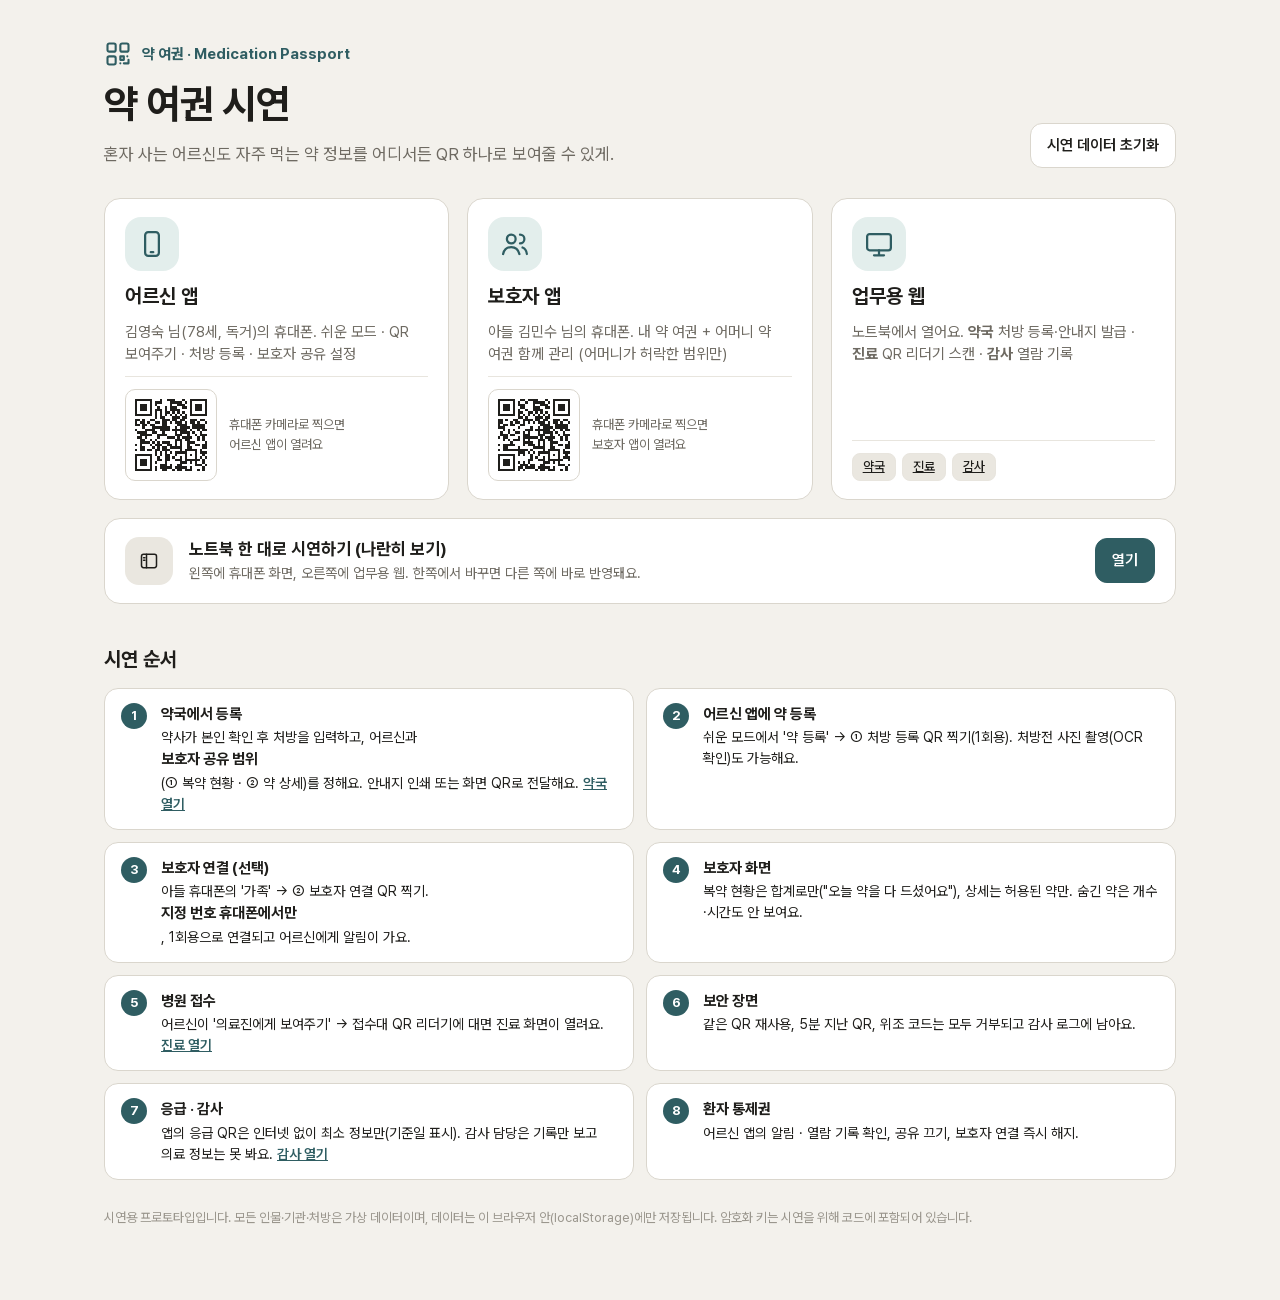
<file: index.html>
<!DOCTYPE html>
<html lang="ko">
<head>
  <meta charset="UTF-8">
  <meta name="viewport" content="width=device-width, initial-scale=1">
  <title>약 여권 (Medication Passport) 시연</title>
  <link rel="icon" href="data:image/svg+xml,%3Csvg xmlns=%22http://www.w3.org/2000/svg%22 viewBox=%220 0 32 32%22%3E%3Crect width=%2232%22 height=%2232%22 rx=%228%22 fill=%22%232F5D62%22/%3E%3Cpath d=%22M8 8h6v6H8zM18 8h6v6h-6zM8 18h6v6H8zM18 18h2v2h-2zM22 22h2v2h-2z%22 fill=%22%23fff%22/%3E%3C/svg%3E">
  <link rel="stylesheet" href="assets/style.css">
  <style>
    .wrap { max-width: 1120px; margin: 0 auto; padding: 40px 24px 60px; }
    .hero { display: flex; justify-content: space-between; align-items: flex-end; gap: 24px; flex-wrap: wrap; }
    .hero h1 { font-size: 40px; margin: 6px 0 8px; letter-spacing: -1px; }
    .entries { display: grid; grid-template-columns: repeat(3, 1fr); gap: 18px; margin-top: 30px; }
    .entry { display: flex; flex-direction: column; gap: 10px; text-decoration: none; color: inherit; transition: transform .12s, box-shadow .12s; }
    .entry:hover { transform: translateY(-2px); box-shadow: var(--shadow); }
    .entry .ic { width: 54px; height: 54px; border-radius: 16px; background: var(--primary-weak); color: var(--primary); display: flex; align-items: center; justify-content: center; }
    .entry .ic .icon { width: 30px; height: 30px; }
    .entry h3 { font-size: 20px; }
    .entry .qr { display: flex; gap: 12px; align-items: center; margin-top: auto; padding-top: 12px; border-top: 1px solid var(--line-2); font-size: 13px; color: var(--muted); }
    .entry .qr .qr-box { width: 92px; padding: 6px; border-radius: 10px; }
    .split { margin-top: 18px; display: flex; align-items: center; gap: 16px; text-decoration: none; color: inherit; }
    .steps { counter-reset: s; list-style: none; padding: 0; margin: 0; display: grid; grid-template-columns: repeat(2, 1fr); gap: 12px; }
    .steps li { counter-increment: s; background: var(--surface); border: 1px solid var(--line); border-radius: 14px; padding: 14px 16px 14px 56px; position: relative; font-size: 14px; }
    .steps li::before { content: counter(s); position: absolute; left: 16px; top: 14px; width: 26px; height: 26px; border-radius: 50%; background: var(--primary); color: #fff; display: flex; align-items: center; justify-content: center; font-weight: 700; font-size: 13px; }
    .steps b { display: block; font-size: 15px; margin-bottom: 2px; }
    .steps a { font-weight: 600; }
    @media (max-width: 860px) { .entries, .steps { grid-template-columns: 1fr; } .hero h1 { font-size: 30px; } .entry .qr { display: none; } }
  </style>
</head>
<body>
  <div class="wrap">
    <div class="hero">
      <div>
        <div class="row" style="gap:10px;color:var(--primary);font-weight:700" id="brand"></div>
        <h1>약 여권 시연</h1>
        <div class="muted" style="font-size:17px">혼자 사는 어르신도 자주 먹는 약 정보를 어디서든 QR 하나로 보여줄 수 있게.</div>
      </div>
      <button class="btn" onclick="if(confirm('모든 시연 데이터를 처음 상태로 되돌릴까요?')){MP.resetAll();MP.toast('초기화했어요')}">시연 데이터 초기화</button>
    </div>

    <div class="entries">
      <a class="card entry" href="app.html?as=elder" id="e-elder">
        <div class="ic" data-i="phone"></div>
        <h3>어르신 앱</h3>
        <div class="muted">김영숙 님(78세, 독거)의 휴대폰. 쉬운 모드 · QR 보여주기 · 처방 등록 · 보호자 공유 설정</div>
        <div class="qr"><div class="qr-box" data-qr="app.html?as=elder"></div><span>휴대폰 카메라로 찍으면<br>어르신 앱이 열려요</span></div>
      </a>
      <a class="card entry" href="app.html?as=guardian" id="e-guard">
        <div class="ic" data-i="users"></div>
        <h3>보호자 앱</h3>
        <div class="muted">아들 김민수 님의 휴대폰. 내 약 여권 + 어머니 약 여권 함께 관리 (어머니가 허락한 범위만)</div>
        <div class="qr"><div class="qr-box" data-qr="app.html?as=guardian"></div><span>휴대폰 카메라로 찍으면<br>보호자 앱이 열려요</span></div>
      </a>
      <div class="card entry" style="cursor:pointer" onclick="if(!event.target.closest('a'))location.href='work.html#clinic'">
        <div class="ic" data-i="monitor"></div>
        <h3>업무용 웹</h3>
        <div class="muted">노트북에서 열어요. <b>약국</b> 처방 등록·안내지 발급 · <b>진료</b> QR 리더기 스캔 · <b>감사</b> 열람 기록</div>
        <div class="qr"><span class="row" style="gap:6px;flex-wrap:wrap"><a class="chip" href="work.html#pharmacy">약국</a><a class="chip" href="work.html#clinic">진료</a><a class="chip" href="work.html#audit">감사</a></span></div>
      </div>
    </div>

    <a class="card split" href="split.html"><div class="ic" style="width:48px;height:48px;border-radius:14px;background:var(--bg-2);display:flex;align-items:center;justify-content:center" data-i="sidebar"></div>
      <div class="grow"><b style="font-size:17px">노트북 한 대로 시연하기 (나란히 보기)</b><div class="muted" style="font-size:14px">왼쪽에 휴대폰 화면, 오른쪽에 업무용 웹. 한쪽에서 바꾸면 다른 쪽에 바로 반영돼요.</div></div><span class="btn primary">열기</span></a>

    <h2 style="margin:40px 0 14px;font-size:20px">시연 순서</h2>
    <ol class="steps">
      <li><b>약국에서 등록</b>약사가 본인 확인 후 처방을 입력하고, 어르신과 <b>보호자 공유 범위</b>(① 복약 현황 · ② 약 상세)를 정해요. 안내지 인쇄 또는 화면 QR로 전달해요. <a href="work.html#pharmacy">약국 열기</a></li>
      <li><b>어르신 앱에 약 등록</b>쉬운 모드에서 '약 등록' → ① 처방 등록 QR 찍기(1회용). 처방전 사진 촬영(OCR 확인)도 가능해요.</li>
      <li><b>보호자 연결 (선택)</b>아들 휴대폰의 '가족' → ② 보호자 연결 QR 찍기. <b>지정 번호 휴대폰에서만</b>, 1회용으로 연결되고 어르신에게 알림이 가요.</li>
      <li><b>보호자 화면</b>복약 현황은 합계로만("오늘 약을 다 드셨어요"), 상세는 허용된 약만. 숨긴 약은 개수·시간도 안 보여요.</li>
      <li><b>병원 접수</b>어르신이 '의료진에게 보여주기' → 접수대 QR 리더기에 대면 진료 화면이 열려요. <a href="work.html#clinic">진료 열기</a></li>
      <li><b>보안 장면</b>같은 QR 재사용, 5분 지난 QR, 위조 코드는 모두 거부되고 감사 로그에 남아요.</li>
      <li><b>응급 · 감사</b>앱의 응급 QR은 인터넷 없이 최소 정보만(기준일 표시). 감사 담당은 기록만 보고 의료 정보는 못 봐요. <a href="work.html#audit">감사 열기</a></li>
      <li><b>환자 통제권</b>어르신 앱의 알림 · 열람 기록 확인, 공유 끄기, 보호자 연결 즉시 해지.</li>
    </ol>
    <p class="faint" style="font-size:13px;margin-top:28px">시연용 프로토타입입니다. 모든 인물·기관·처방은 가상 데이터이며, 데이터는 이 브라우저 안(localStorage)에만 저장됩니다. 암호화 키는 시연을 위해 코드에 포함되어 있습니다.</p>
  </div>
  <script src="vendor/qrcode.js"></script>
  <script src="assets/core.js"></script>
  <script>
    document.getElementById('brand').innerHTML = MP.icon('qr', 'lg') + '약 여권 · Medication Passport';
    document.querySelectorAll('[data-i]').forEach(function (el) { el.innerHTML = MP.icon(el.dataset.i); });
    document.querySelectorAll('[data-qr]').forEach(function (el) {
      var url = new URL(el.dataset.qr, location.href).href;
      el.innerHTML = MP.qrSVG(url, { ecc: 'L', margin: 1 });
    });
  </script>
</body>
</html>
</file>
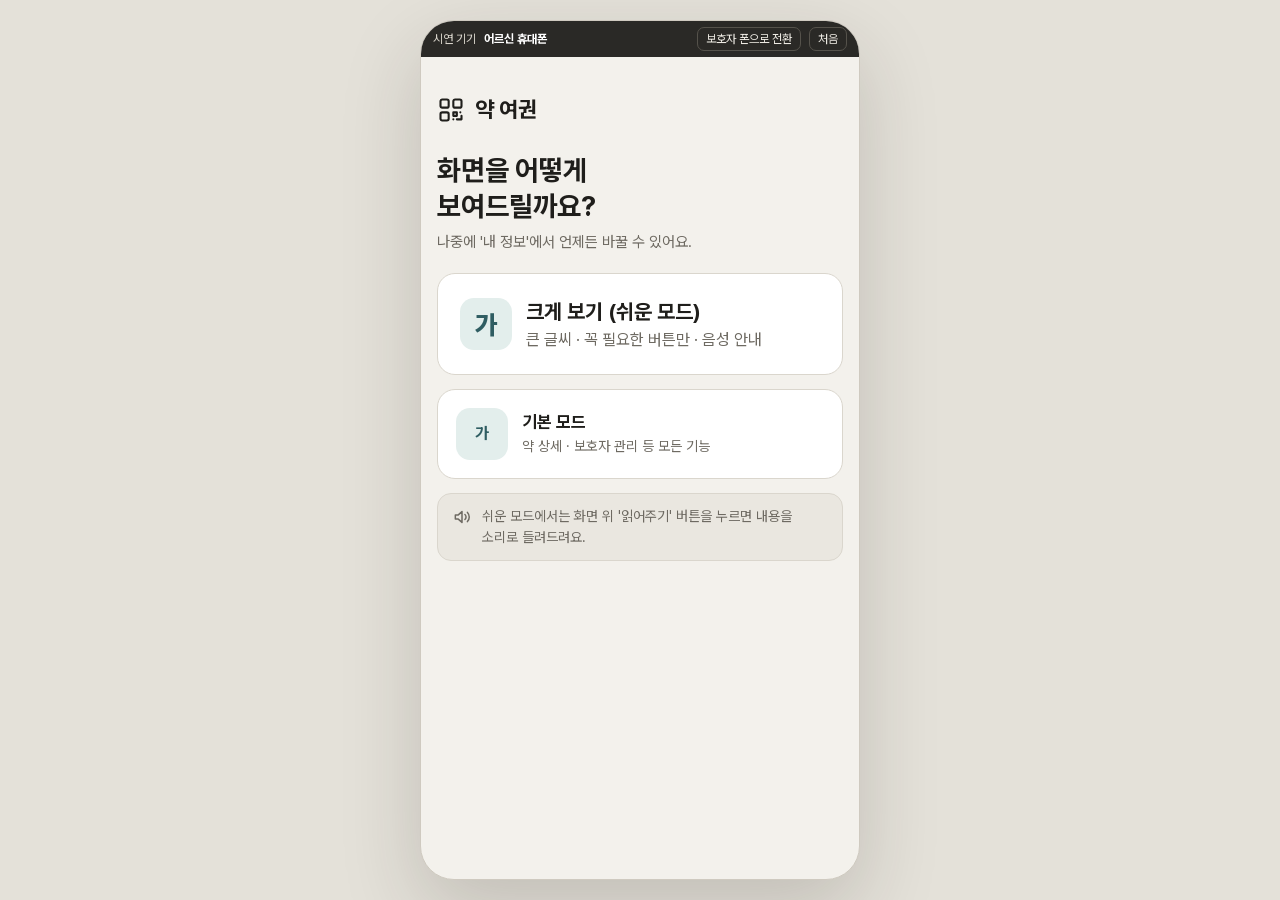
<file: app.html>
<!DOCTYPE html>
<html lang="ko">
<head>
  <meta charset="UTF-8">
  <meta name="viewport" content="width=device-width, initial-scale=1, viewport-fit=cover">
  <meta name="theme-color" content="#F3F1EC">
  <title>약 여권 · 앱</title>
  <link rel="icon" href="data:image/svg+xml,%3Csvg xmlns=%22http://www.w3.org/2000/svg%22 viewBox=%220 0 32 32%22%3E%3Crect width=%2232%22 height=%2232%22 rx=%228%22 fill=%22%232F5D62%22/%3E%3Cpath d=%22M8 8h6v6H8zM18 8h6v6h-6zM8 18h6v6H8zM18 18h2v2h-2zM22 22h2v2h-2z%22 fill=%22%23fff%22/%3E%3C/svg%3E">
  <link rel="stylesheet" href="assets/style.css">
  <link rel="stylesheet" href="assets/app.css">
</head>
<body class="app">
  <div id="phone">
    <div id="demobar"></div>
    <div id="screen"></div>
    <nav id="nav"></nav>
  </div>
  <div id="modal-root"></div>
  <script src="vendor/qrcode.js"></script>
  <script src="vendor/jsQR.js"></script>
  <script src="assets/core.js"></script>
  <script src="assets/app.js"></script>
</body>
</html>
</file>
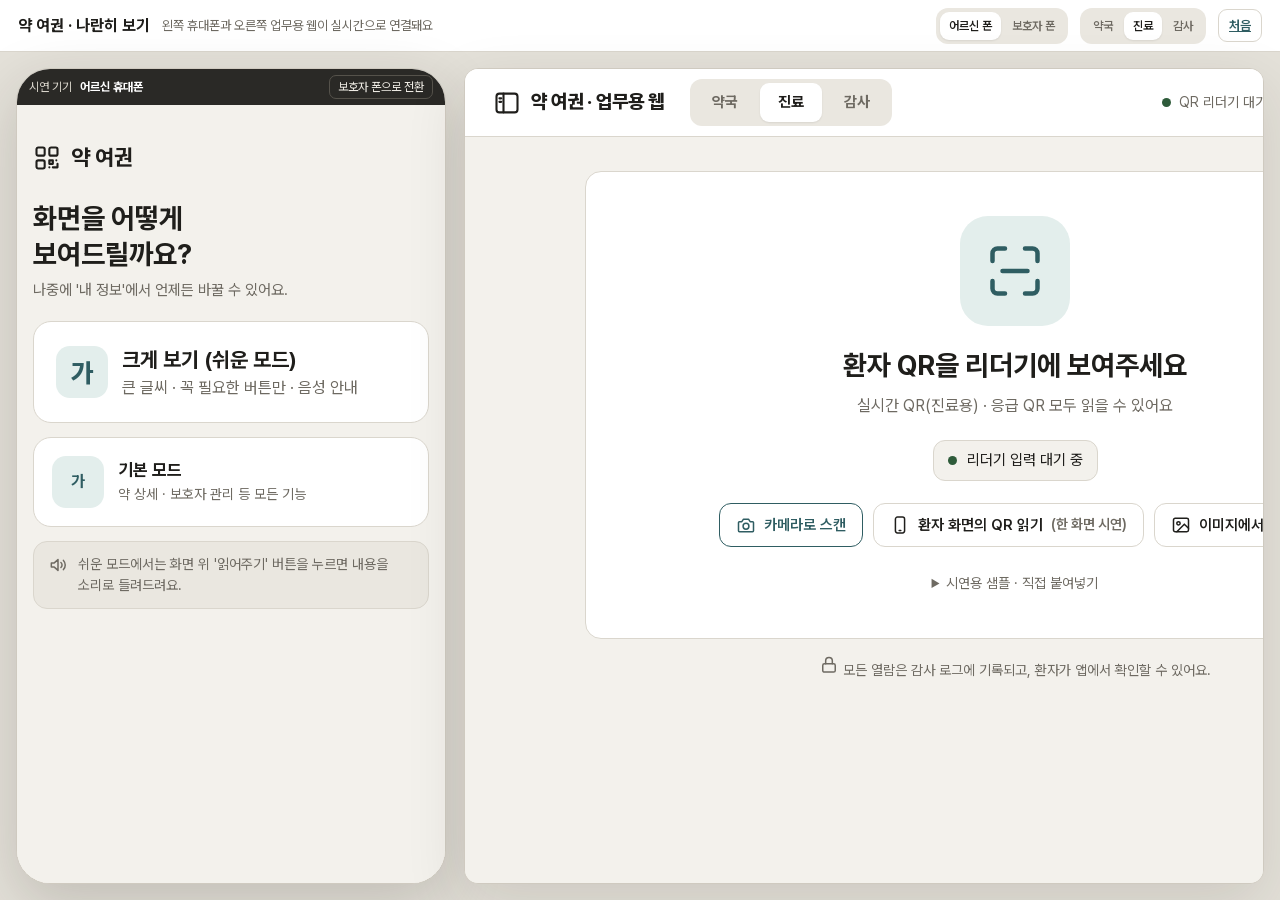
<file: split.html>
<!DOCTYPE html>
<html lang="ko">
<head>
  <meta charset="UTF-8">
  <meta name="viewport" content="width=device-width, initial-scale=1">
  <title>약 여권 · 나란히 보기</title>
  <link rel="icon" href="data:image/svg+xml,%3Csvg xmlns=%22http://www.w3.org/2000/svg%22 viewBox=%220 0 32 32%22%3E%3Crect width=%2232%22 height=%2232%22 rx=%228%22 fill=%22%232F5D62%22/%3E%3Cpath d=%22M8 8h6v6H8zM18 8h6v6h-6zM8 18h6v6H8zM18 18h2v2h-2zM22 22h2v2h-2z%22 fill=%22%23fff%22/%3E%3C/svg%3E">
  <link rel="stylesheet" href="assets/style.css">
  <style>
    html, body { height: 100%; overflow: hidden; }
    body { display: flex; flex-direction: column; background: #E4E1D9; min-width: 1280px; }
    .bar { flex: none; height: 52px; display: flex; align-items: center; gap: 12px; padding: 0 18px; background: var(--surface); border-bottom: 1px solid var(--line); }
    .bar b { font-size: 16px; }
    .bar .sp { flex: 1; }
    .stage { flex: 1; display: grid; grid-template-columns: 430px 1fr; gap: 18px; padding: 16px; min-height: 0; }
    .phone { border: 1px solid #CFCAC0; border-radius: 34px; overflow: hidden; background: var(--bg); box-shadow: 0 20px 60px rgba(40,35,25,.18); display: flex; flex-direction: column; }
    .desk { border: 1px solid #CFCAC0; border-radius: 14px; overflow: hidden; background: var(--bg); box-shadow: 0 20px 60px rgba(40,35,25,.12); }
    iframe { border: 0; width: 100%; height: 100%; display: block; }
  </style>
</head>
<body>
  <div class="bar">
    <b>약 여권 · 나란히 보기</b>
    <span class="muted" style="font-size:13px">왼쪽 휴대폰과 오른쪽 업무용 웹이 실시간으로 연결돼요</span>
    <span class="sp"></span>
    <div class="seg small" id="who"><button class="on" data-v="elder">어르신 폰</button><button data-v="guardian">보호자 폰</button></div>
    <div class="seg small" id="tab"><button data-v="pharmacy">약국</button><button class="on" data-v="clinic">진료</button><button data-v="audit">감사</button></div>
    <a class="btn sm" href="index.html">처음</a>
  </div>
  <div class="stage">
    <div class="phone"><iframe id="fApp" src="app.html?as=elder" allow="camera; screen-wake-lock" title="휴대폰 화면"></iframe></div>
    <div class="desk"><iframe id="fWork" src="work.html#clinic" allow="camera" title="업무용 웹"></iframe></div>
  </div>
  <script>
    function seg(id, fn) {
      var root = document.getElementById(id);
      root.addEventListener('click', function (e) {
        var b = e.target.closest('button'); if (!b) return;
        root.querySelectorAll('button').forEach(function (x) { x.classList.remove('on'); });
        b.classList.add('on'); fn(b.dataset.v);
      });
    }
    seg('who', function (v) { document.getElementById('fApp').src = 'app.html?as=' + v; });
    seg('tab', function (v) { document.getElementById('fWork').contentWindow.location.hash = v; });
  </script>
</body>
</html>
</file>
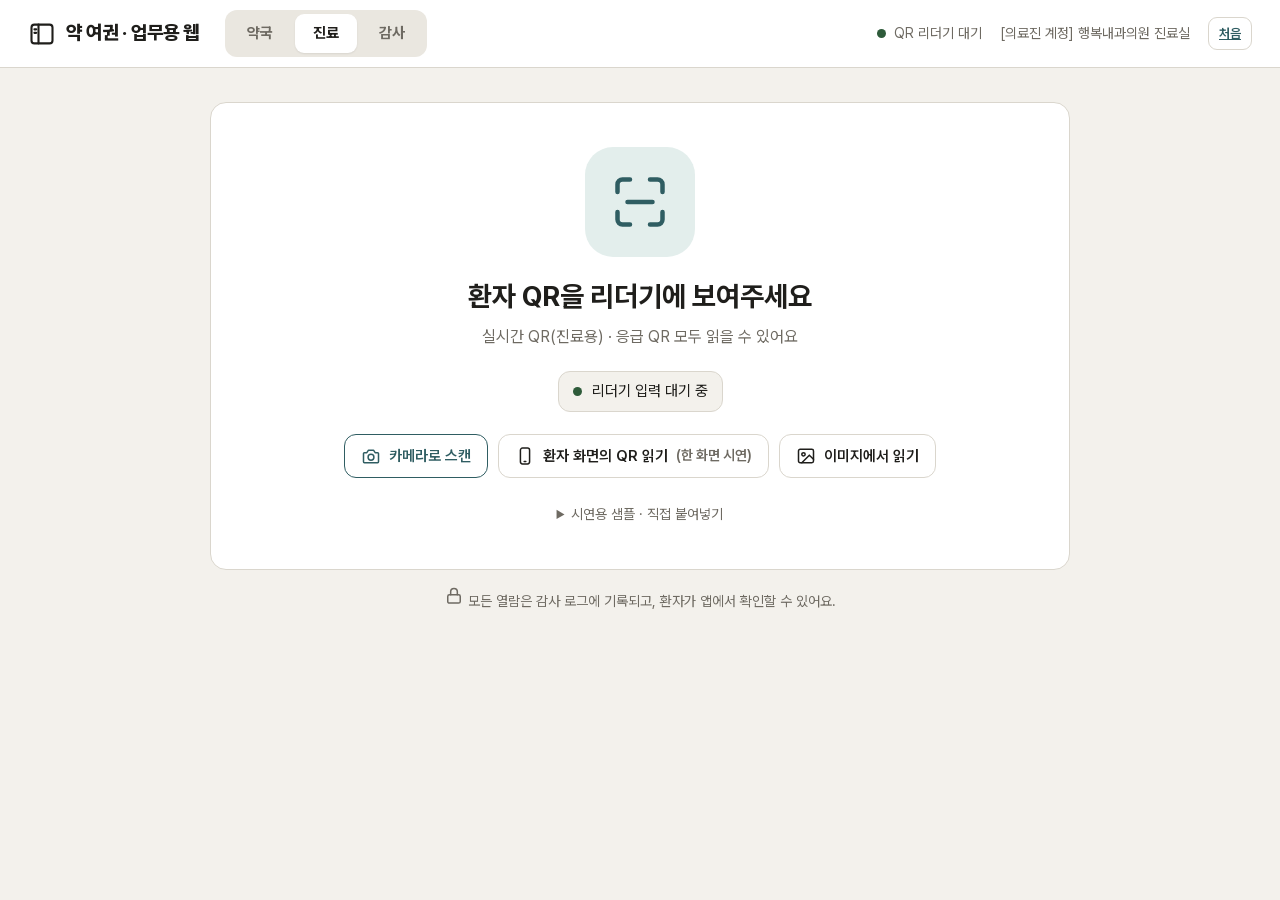
<file: work.html>
<!DOCTYPE html>
<html lang="ko">
<head>
  <meta charset="UTF-8">
  <meta name="viewport" content="width=device-width, initial-scale=1">
  <title>약 여권 · 업무용 웹</title>
  <link rel="icon" href="data:image/svg+xml,%3Csvg xmlns=%22http://www.w3.org/2000/svg%22 viewBox=%220 0 32 32%22%3E%3Crect width=%2232%22 height=%2232%22 rx=%228%22 fill=%22%232F5D62%22/%3E%3Cpath d=%22M8 8h6v6H8zM18 8h6v6h-6zM8 18h6v6H8zM18 18h2v2h-2zM22 22h2v2h-2z%22 fill=%22%23fff%22/%3E%3C/svg%3E">
  <link rel="stylesheet" href="assets/style.css">
  <link rel="stylesheet" href="assets/work.css">
</head>
<body class="work">
  <header class="wtop" id="wtop"></header>
  <main id="main"></main>
  <div id="modal-root"></div>
  <script src="vendor/qrcode.js"></script>
  <script src="vendor/jsQR.js"></script>
  <script src="assets/core.js"></script>
  <script src="assets/work.js"></script>
</body>
</html>
</file>
<file: assets/style.css>
/* 약 여권 시연 — 공통 스타일 (와이어프레임 톤: 베이지 + 짙은 청록) */
@font-face {
  font-family: "Pretendard";
  src: url("../vendor/fonts/PretendardVariable.woff2") format("woff2-variations");
  font-weight: 45 920; font-style: normal; font-display: swap;
}

:root {
  --bg: #F3F1EC;
  --bg-2: #EAE7E0;
  --surface: #FFFFFF;
  --line: #DAD6CD;
  --line-2: #E8E5DE;
  --text: #1F1E1B;
  --muted: #6E6A62;
  --faint: #9A968D;
  --primary: #2F5D62;
  --primary-2: #24494D;
  --primary-weak: #E3EEEC;
  --danger: #8A3A1C;
  --danger-bg: #FBEAE3;
  --danger-line: #E9C4B4;
  --ok: #2E5B3A;
  --ok-bg: #E4EFE5;
  --ok-line: #C3D9C6;
  --warn: #7A5A12;
  --warn-bg: #FBF3DE;
  --warn-line: #EAD9A8;
  --radius: 16px;
  --radius-sm: 10px;
  --shadow: 0 1px 2px rgba(0,0,0,.04), 0 4px 16px rgba(0,0,0,.05);
  --mono: "IBM Plex Mono", ui-monospace, SFMono-Regular, Menlo, Consolas, monospace;
  --sans: "Pretendard", -apple-system, BlinkMacSystemFont, "Apple SD Gothic Neo", "Malgun Gothic", "Noto Sans KR", sans-serif;
}

* { box-sizing: border-box; }
html, body { margin: 0; padding: 0; }
body {
  font-family: var(--sans);
  background: var(--bg);
  color: var(--text);
  font-size: 15px;
  line-height: 1.5;
  -webkit-font-smoothing: antialiased;
  word-break: keep-all;
}
button, input, select, textarea { font: inherit; color: inherit; }
button { cursor: pointer; }
a { color: var(--primary); }
.mono { font-family: var(--mono); letter-spacing: 0; }
.muted { color: var(--muted); }
.faint { color: var(--faint); }
.hidden { display: none !important; }
.row { display: flex; align-items: center; gap: 8px; }
.between { display: flex; align-items: center; justify-content: space-between; gap: 12px; }
.stack > * + * { margin-top: 12px; }
.grow { flex: 1; min-width: 0; }

/* ---------- cards / buttons ---------- */
.card {
  background: var(--surface);
  border: 1px solid var(--line);
  border-radius: var(--radius);
  padding: 18px 20px;
}
.card.soft { background: var(--bg-2); border-color: var(--line-2); }
.card h3, .card h4 { margin: 0; }

.btn {
  display: inline-flex; align-items: center; justify-content: center; gap: 8px;
  border: 1px solid var(--line);
  background: var(--surface);
  border-radius: 12px;
  padding: 10px 16px;
  font-weight: 600;
  transition: background .15s, border-color .15s, transform .05s;
  white-space: nowrap;
}
.btn:hover { background: #FAF9F6; }
.btn:active { transform: translateY(1px); }
.btn.primary { background: var(--primary); border-color: var(--primary); color: #fff; }
.btn.primary:hover { background: var(--primary-2); }
.btn.outline { border-color: var(--primary); color: var(--primary); }
.btn.danger { border-color: var(--danger-line); color: var(--danger); }
.btn.ghost { border-color: transparent; background: transparent; }
.btn.block { width: 100%; }
.btn.lg { padding: 16px 20px; font-size: 18px; border-radius: 16px; }
.btn.sm { padding: 6px 10px; font-size: 13px; border-radius: 9px; }
.btn:disabled { opacity: .45; cursor: not-allowed; }

.chip {
  display: inline-flex; align-items: center; gap: 4px;
  padding: 3px 10px; border-radius: 8px;
  font-size: 13px; font-weight: 500;
  background: var(--bg-2); color: var(--text);
  border: 1px solid var(--line-2);
}
.chip.danger { background: var(--danger-bg); color: var(--danger); border-color: var(--danger-line); }
.chip.ok { background: var(--ok-bg); color: var(--ok); border-color: var(--ok-line); }
.chip.warn { background: var(--warn-bg); color: var(--warn); border-color: var(--warn-line); }
.chip.primary { background: var(--primary-weak); color: var(--primary); border-color: #C6DCD8; }

.alert {
  border-radius: var(--radius); padding: 14px 16px;
  border: 1px solid var(--danger-line); background: var(--danger-bg); color: var(--danger);
  display: flex; gap: 12px; align-items: flex-start;
}
.alert.warn { border-color: var(--warn-line); background: var(--warn-bg); color: var(--warn); }
.alert.ok { border-color: var(--ok-line); background: var(--ok-bg); color: var(--ok); }
.alert.info { border-color: var(--line); background: var(--bg-2); color: var(--muted); }

.icon { width: 20px; height: 20px; flex: none; stroke: currentColor; fill: none; stroke-width: 1.8; stroke-linecap: round; stroke-linejoin: round; }
.icon.lg { width: 28px; height: 28px; }
.icon.xl { width: 44px; height: 44px; }

/* ---------- forms ---------- */
label.field { display: block; }
label.field > span { display: block; font-size: 13px; color: var(--muted); margin-bottom: 6px; }
.input, select.input, textarea.input {
  width: 100%; border: 1px solid var(--line); border-radius: 12px;
  background: var(--surface); padding: 10px 12px; outline: none;
}
.input:focus { border-color: var(--primary); box-shadow: 0 0 0 3px rgba(47,93,98,.12); }
.check { display: flex; align-items: center; gap: 10px; cursor: pointer; }
.check input { width: 18px; height: 18px; accent-color: var(--primary); }

.seg { display: inline-flex; background: var(--bg-2); border-radius: 12px; padding: 4px; gap: 2px; }
.seg button { border: 0; background: transparent; padding: 8px 14px; border-radius: 9px; color: var(--muted); font-weight: 600; }
.seg button.on { background: var(--surface); color: var(--text); box-shadow: 0 1px 2px rgba(0,0,0,.08); }
.seg.full { display: flex; width: 100%; }
.seg.full button { flex: 1; }
.seg.small button { padding: 5px 9px; font-size: 12px; }

/* ---------- tables ---------- */
table.tbl { width: 100%; border-collapse: collapse; }
table.tbl th { text-align: left; font-size: 13px; font-weight: 600; color: var(--muted); background: #F7F6F2; padding: 12px 14px; border-bottom: 1px solid var(--line); white-space: nowrap; }
table.tbl td { padding: 13px 14px; border-bottom: 1px solid var(--line-2); vertical-align: middle; }
table.tbl tr.hl td { background: #FCF4F0; }
table.tbl tr.click { cursor: pointer; }
table.tbl tr.click:hover td { background: #FAF9F6; }

/* ---------- QR ---------- */
.qr-box { background: #fff; border: 1px solid var(--line); border-radius: 14px; padding: 14px; display: inline-block; line-height: 0; }
.qr-box svg { display: block; width: 100%; height: auto; }

/* ---------- toast / modal ---------- */
#toast {
  position: fixed; left: 50%; bottom: 28px; transform: translateX(-50%) translateY(20px);
  background: #2A2926; color: #fff; padding: 12px 18px; border-radius: 12px; font-size: 14px;
  opacity: 0; pointer-events: none; transition: all .25s; z-index: 1000; max-width: 92vw; text-align: center;
}
#toast.show { opacity: 1; transform: translateX(-50%) translateY(0); }

.modal-back { position: fixed; inset: 0; background: rgba(30,29,26,.45); display: flex; align-items: center; justify-content: center; z-index: 500; padding: 16px; }
.modal { background: var(--surface); border-radius: 20px; width: 100%; max-width: 520px; max-height: 92vh; overflow: auto; padding: 22px; box-shadow: 0 20px 60px rgba(0,0,0,.25); }

/* ---------- camera ---------- */
.cam { position: relative; background: #111; border-radius: 16px; overflow: hidden; aspect-ratio: 4/3; }
.cam video { width: 100%; height: 100%; object-fit: cover; display: block; }
.cam .frame { position: absolute; inset: 14%; border: 3px solid rgba(255,255,255,.85); border-radius: 18px; box-shadow: 0 0 0 999px rgba(0,0,0,.35); }
.cam .msg { position: absolute; left: 0; right: 0; bottom: 12px; text-align: center; color: #fff; font-size: 14px; text-shadow: 0 1px 3px #000; }

@keyframes pulse { 0%,100% { opacity: 1 } 50% { opacity: .35 } }
.dot { width: 9px; height: 9px; border-radius: 50%; background: var(--ok); display: inline-block; }
.dot.live { animation: pulse 1.4s infinite; }
.dot.off { background: var(--faint); }

@media print {
  body { background: #fff; }
}
</file>
<file: assets/app.css>
/* 어르신·보호자 모바일 앱 */
body.app { background: var(--bg); }
#phone { max-width: 440px; margin: 0 auto; height: 100vh; height: 100dvh; display: flex; flex-direction: column; background: var(--bg); position: relative; overflow: hidden; }
body.framed { background: #E4E1D9; }
body.framed #phone { height: min(900px, calc(100vh - 40px)); margin: 20px auto; border: 1px solid #CFCAC0; border-radius: 34px; box-shadow: 0 30px 80px rgba(40,35,25,.18); }
#screen { flex: 1; overflow-y: auto; overflow-x: hidden; -webkit-overflow-scrolling: touch; }
#nav { flex: none; display: grid; grid-template-columns: repeat(4, 1fr); background: var(--surface); border-top: 1px solid var(--line); padding: 8px 4px calc(8px + env(safe-area-inset-bottom)); }
#nav button { border: 0; background: none; display: flex; flex-direction: column; align-items: center; gap: 3px; font-size: 12px; color: var(--muted); padding: 4px 0; }
#nav button .icon { width: 24px; height: 24px; }
#nav button.on { color: var(--primary); font-weight: 700; }

#demobar { flex: none; background: #2A2926; color: #D8D4CB; font-size: 12px; padding: 6px 12px; display: flex; align-items: center; gap: 8px; }
#demobar b { color: #fff; }
#demobar button { border: 1px solid #55524B; background: transparent; color: #EDEAE3; border-radius: 7px; padding: 2px 8px; font-size: 12px; }
#demobar .sp { flex: 1; }

.topbar { position: sticky; top: 0; z-index: 5; background: var(--surface); border-bottom: 1px solid var(--line); display: flex; align-items: center; gap: 10px; padding: 14px 16px; min-height: 60px; }
.topbar h1 { font-size: 19px; margin: 0; font-weight: 700; flex: 1; min-width: 0; white-space: nowrap; overflow: hidden; text-overflow: ellipsis; }
.topbar .iconbtn { border: 0; background: none; padding: 6px; border-radius: 10px; color: var(--text); display: inline-flex; position: relative; }
.topbar .pill { border: 1px solid var(--line); background: var(--surface); border-radius: 999px; padding: 6px 12px; font-size: 13px; font-weight: 600; }
.badge-dot { position: absolute; top: 2px; right: 2px; min-width: 16px; height: 16px; border-radius: 8px; background: var(--danger); color: #fff; font-size: 10px; display: flex; align-items: center; justify-content: center; padding: 0 4px; }

.body { padding: 16px; }
.body > * + * { margin-top: 14px; }
.sec-title { display: flex; justify-content: space-between; align-items: baseline; margin: 22px 2px 10px; }
.sec-title h2 { font-size: 17px; margin: 0; }
.sec-title a, .sec-title button.link { font-size: 14px; font-weight: 600; color: var(--primary); background: none; border: 0; text-decoration: none; }

.pcard .name { font-size: 22px; font-weight: 800; }
.pcard .meta { color: var(--muted); font-size: 14px; }
.kv { display: grid; grid-template-columns: 72px 1fr; gap: 8px 10px; align-items: center; margin-top: 12px; font-size: 14px; }
.kv > span:nth-child(odd) { color: var(--muted); }

.medcard { background: var(--surface); border: 1px solid var(--line); border-radius: var(--radius); padding: 14px 16px; display: block; width: 100%; text-align: left; }
.medcard + .medcard { margin-top: 10px; }
.medcard .t { font-size: 17px; font-weight: 700; }
.medcard .inn { color: var(--muted); font-size: 14px; margin-top: 2px; }
.medcard .bt { display: flex; justify-content: space-between; margin-top: 8px; font-size: 14px; }
.low { color: var(--danger); font-weight: 600; }

.slots { display: flex; gap: 8px; flex-wrap: wrap; }
.slot { border: 1px solid var(--line); background: var(--surface); border-radius: 12px; padding: 8px 12px; font-weight: 600; display: inline-flex; align-items: center; gap: 6px; }
.slot.done { background: var(--ok-bg); border-color: var(--ok-line); color: var(--ok); }

.notice { display: flex; gap: 10px; align-items: flex-start; background: var(--bg-2); border: 1px solid var(--line); border-radius: 14px; padding: 12px 14px; font-size: 14px; color: var(--muted); }
.notice .icon { margin-top: 1px; }
.notice.primary { background: var(--primary-weak); border-color: #C6DCD8; color: var(--primary-2); }

.option { display: flex; gap: 14px; align-items: center; width: 100%; text-align: left; background: var(--surface); border: 1px solid var(--line); border-radius: 18px; padding: 18px; }
.option .ic { width: 52px; height: 52px; border-radius: 14px; background: var(--primary-weak); color: var(--primary); display: flex; align-items: center; justify-content: center; flex: none; }
.option .ic .icon { width: 28px; height: 28px; }
.option b { font-size: 17px; display: block; }
.option small { color: var(--muted); font-size: 14px; }
.option.sel { border-color: var(--primary); box-shadow: 0 0 0 2px var(--primary) inset; }

.qr-wrap { text-align: center; }
.qr-wrap .qr-box { width: 280px; max-width: 100%; }
.timer { font-family: var(--mono); font-size: 44px; font-weight: 600; letter-spacing: 1px; margin-top: 14px; }
.list-plain { list-style: none; padding: 0; margin: 0; }
.list-plain li { display: flex; gap: 10px; align-items: flex-start; padding: 6px 0; font-size: 14px; color: var(--muted); }

.stepper { display: flex; gap: 8px; align-items: center; padding: 12px 16px; background: var(--surface); border-bottom: 1px solid var(--line); font-size: 14px; }
.stepper span { padding: 6px 12px; border-radius: 999px; background: var(--bg-2); color: var(--muted); font-weight: 600; }
.stepper span.on { background: var(--primary); color: #fff; }
.stepper i { color: var(--faint); font-style: normal; }
.raw { background: var(--bg); border-radius: 10px; padding: 8px 12px; font-family: var(--mono); font-size: 13px; letter-spacing: .5px; margin: 10px 0; color: var(--muted); }
.rx-photo { width: 120px; height: 120px; border: 2px dashed var(--line); border-radius: 12px; display: flex; align-items: center; justify-content: center; color: var(--muted); font-size: 13px; background: var(--bg-2); flex: none; overflow: hidden; }
.rx-photo img { width: 100%; height: 100%; object-fit: cover; }
.rx-sample { background: #fff; border: 1px solid var(--line); border-radius: 12px; padding: 16px; font-size: 13px; line-height: 1.7; }
.rx-sample .h { text-align: center; font-weight: 800; letter-spacing: 6px; border-bottom: 2px solid #333; padding-bottom: 6px; margin-bottom: 8px; }
.blur { filter: blur(1.2px); }

.gcard .head { display: flex; gap: 12px; align-items: center; }
.avatar { width: 48px; height: 48px; border-radius: 50%; background: var(--bg-2); display: flex; align-items: center; justify-content: center; font-weight: 700; flex: none; }
.permrow { display: flex; justify-content: space-between; align-items: center; padding: 10px 0; border-top: 1px solid var(--line-2); font-size: 15px; }
.visrow { padding: 12px 0; border-top: 1px solid var(--line-2); }
.visrow .seg { margin-top: 8px; }

.loglist .it { padding: 12px 0; border-bottom: 1px solid var(--line-2); }
.loglist .it:last-child { border-bottom: 0; }

.toggle { position: relative; width: 46px; height: 28px; flex: none; }
.toggle input { opacity: 0; width: 0; height: 0; }
.toggle span { position: absolute; inset: 0; background: #CFCBC2; border-radius: 14px; transition: .2s; }
.toggle span::after { content: ''; position: absolute; width: 22px; height: 22px; left: 3px; top: 3px; background: #fff; border-radius: 50%; transition: .2s; box-shadow: 0 1px 2px rgba(0,0,0,.2); }
.toggle input:checked + span { background: var(--primary); }
.toggle input:checked + span::after { transform: translateX(18px); }

.empty { text-align: center; padding: 30px 16px; color: var(--muted); }
.empty .icon { width: 44px; height: 44px; color: var(--faint); }

/* ---------- 쉬운 모드 ---------- */
body.easy #screen { font-size: 19px; }
.easy-hello { font-size: 30px; font-weight: 800; line-height: 1.3; }
.easy-sub { font-size: 19px; color: var(--muted); margin-top: 4px; }
.bigbtn { width: 100%; border-radius: 24px; padding: 26px 22px; text-align: left; display: flex; align-items: center; gap: 18px; border: 2px solid var(--line); background: var(--surface); }
.bigbtn .icon { width: 46px; height: 46px; flex: none; }
.bigbtn b { font-size: 25px; display: block; line-height: 1.25; }
.bigbtn small { font-size: 17px; color: var(--muted); display: block; margin-top: 4px; }
.bigbtn.primary { background: var(--primary); border-color: var(--primary); color: #fff; }
.bigbtn.primary small { color: #D6E6E3; }
.bigbtn.done { background: var(--ok-bg); border-color: var(--ok-line); }
.easy-row { display: grid; grid-template-columns: 1fr 1fr; gap: 12px; }
.easy-row .btn { padding: 18px 10px; font-size: 19px; border-radius: 18px; flex-direction: column; gap: 6px; }
.easy-row .btn .icon { width: 30px; height: 30px; }
.slotcard { background: var(--surface); border: 2px solid var(--line); border-radius: 22px; padding: 20px; }
.slotcard.done { border-color: var(--ok-line); background: var(--ok-bg); }
.slotcard h3 { font-size: 26px; margin: 0 0 6px; }
.slotcard .names { color: var(--muted); font-size: 18px; margin-bottom: 14px; }
.slotcard .btn { font-size: 22px; padding: 16px; border-radius: 16px; }
body.easy .qr-wrap .qr-box { width: 330px; }
body.easy .timer { font-size: 30px; }
.voicebtn { display: inline-flex; align-items: center; gap: 6px; border: 2px solid var(--primary); color: var(--primary); background: var(--surface); border-radius: 999px; padding: 8px 14px; font-weight: 700; font-size: 16px; }

.banner { display: flex; gap: 12px; align-items: center; background: #FFF8E6; border: 1px solid var(--warn-line); color: #5E4810; border-radius: 16px; padding: 12px 14px; font-size: 15px; }
.banner button { margin-left: auto; }
</file>
<file: assets/work.css>
/* 업무용 웹 (약국 · 진료 · 감사) */
body.work { min-width: 1100px; }
.wtop { position: sticky; top: 0; z-index: 20; background: var(--surface); border-bottom: 1px solid var(--line); height: 68px; padding: 0 28px; display: flex; align-items: center; gap: 18px; }
.wtop .brand { display: flex; align-items: center; gap: 10px; font-weight: 800; font-size: 19px; white-space: nowrap; }
.wtop .tabs { display: flex; gap: 4px; background: var(--bg-2); padding: 4px; border-radius: 12px; margin-left: 8px; }
.wtop .tabs a { text-decoration: none; color: var(--muted); font-weight: 700; padding: 8px 18px; border-radius: 9px; display: flex; align-items: center; gap: 6px; }
.wtop .tabs a.on { background: var(--surface); color: var(--text); box-shadow: 0 1px 2px rgba(0,0,0,.08); }
.wtop .sp { flex: 1; }
.wtop .acct { color: var(--muted); font-size: 14px; white-space: nowrap; }
.wtop .badge { font-size: 13px; padding: 5px 10px; border-radius: 8px; white-space: nowrap; }

#main { padding: 24px 28px 40px; max-width: 1560px; margin: 0 auto; }
.grid2 { display: grid; grid-template-columns: minmax(520px, 1.05fr) 1fr; gap: 24px; align-items: start; }
.grid3 { display: grid; grid-template-columns: 320px 1fr 300px; gap: 22px; align-items: start; }
.audit-grid { display: grid; grid-template-columns: 280px 1fr; gap: 22px; align-items: start; }
.sticky { position: sticky; top: 92px; }
.h-sec { font-size: 17px; font-weight: 800; margin: 0 0 12px; display: flex; align-items: center; gap: 8px; }
.sub { color: var(--muted); font-size: 14px; }
.kv2 { display: grid; grid-template-columns: 96px 1fr; gap: 10px 12px; font-size: 15px; }
.kv2 > span:nth-child(odd) { color: var(--muted); }

/* 약국 */
.medrow { display: grid; grid-template-columns: 1.7fr 1.3fr 64px 78px 78px 30px; gap: 8px; align-items: center; padding: 8px 0; border-bottom: 1px solid var(--line-2); }
.medrow.head { font-size: 12px; color: var(--muted); font-weight: 600; padding-top: 0; }
.medrow .input { padding: 8px 10px; border-radius: 10px; font-size: 14px; }
.medrow .x { border: 0; background: none; color: var(--faint); padding: 4px; }
.newtag { font-size: 11px; background: var(--primary); color: #fff; border-radius: 6px; padding: 1px 6px; margin-left: 6px; }

.paper { background: #fff; border: 1px solid var(--line); border-radius: 6px; box-shadow: 0 8px 30px rgba(0,0,0,.08); padding: 34px 38px; color: #111; }
.paper .ph { display: flex; justify-content: space-between; align-items: flex-end; border-bottom: 3px solid #222; padding-bottom: 10px; margin-bottom: 18px; }
.paper .ph h2 { margin: 0; font-size: 26px; }
.paper .blk { display: grid; grid-template-columns: 200px 1fr; gap: 20px; align-items: center; padding: 16px 0; border-bottom: 1px solid #DDD; }
.paper .blk .qr-box { border: 0; padding: 0; width: 200px; }
.paper .num { display: inline-flex; width: 28px; height: 28px; border-radius: 50%; background: #222; color: #fff; align-items: center; justify-content: center; font-weight: 800; margin-right: 8px; }
.paper .big { font-size: 20px; font-weight: 800; }
.paper .how { font-size: 17px; line-height: 1.6; margin-top: 6px; }
.paper .cut { border-top: 2px dashed #999; margin: 22px -38px 0; position: relative; }
.paper .cut span { position: absolute; top: -11px; left: 30px; background: #fff; padding: 0 8px; font-size: 12px; color: #777; }
.paper-empty { border: 2px dashed var(--line); border-radius: 16px; min-height: 520px; display: flex; flex-direction: column; align-items: center; justify-content: center; color: var(--muted); text-align: center; padding: 30px; }

/* 진료 */
.scanpanel { max-width: 860px; margin: 10px auto 0; text-align: center; padding: 44px 40px; }
.scanicon { width: 110px; height: 110px; border-radius: 28px; background: var(--primary-weak); color: var(--primary); display: flex; align-items: center; justify-content: center; margin: 0 auto 18px; }
.scanicon .icon { width: 60px; height: 60px; }
.reader { display: inline-flex; align-items: center; gap: 10px; border: 1px solid var(--line); border-radius: 12px; padding: 8px 14px; background: var(--bg); cursor: text; }
.reader input { border: 0; background: transparent; outline: none; width: 260px; font-family: var(--mono); font-size: 13px; }
.samples { display: flex; flex-wrap: wrap; gap: 8px; justify-content: center; }
.banner-allergy { display: flex; gap: 16px; align-items: center; background: var(--danger-bg); border: 1px solid var(--danger-line); border-radius: var(--radius); padding: 20px 24px; color: var(--danger); }
.banner-allergy .icon { width: 40px; height: 40px; }
.banner-allergy .t1 { font-weight: 700; font-size: 15px; }
.banner-allergy .t2 { font-size: 26px; font-weight: 800; }
.photo { width: 104px; height: 104px; border-radius: 50%; border: 2px dashed var(--line); background: var(--bg-2); display: flex; align-items: center; justify-content: center; color: var(--muted); font-size: 13px; flex: none; }
.timeline .it { border-left: 2px solid var(--line); padding: 2px 0 14px 16px; }
.timeline .it .d { font-family: var(--mono); color: var(--muted); font-size: 13px; }
.reject { max-width: 720px; margin: 30px auto; text-align: center; padding: 44px; }
.reject .ricon { width: 96px; height: 96px; border-radius: 50%; background: var(--danger-bg); color: var(--danger); display: flex; align-items: center; justify-content: center; margin: 0 auto 18px; }
.reject .ricon .icon { width: 50px; height: 50px; }
.emer-head { background: var(--danger); color: #fff; border-radius: var(--radius); padding: 22px 26px; display: flex; align-items: center; gap: 16px; }
.emer-grid { display: grid; grid-template-columns: repeat(2, 1fr); gap: 18px; margin-top: 18px; }
.emer-grid .card h4 { color: var(--muted); font-size: 14px; font-weight: 600; margin-bottom: 8px; }
.emer-grid .big { font-size: 24px; font-weight: 800; }
.notincl { color: var(--faint); font-style: italic; }

/* 감사 */
.kpis { display: grid; grid-template-columns: repeat(4, 1fr); gap: 16px; margin-bottom: 20px; }
.kpi .l { color: var(--muted); font-size: 14px; }
.kpi .v { font-family: var(--mono); font-size: 40px; font-weight: 600; margin-top: 6px; letter-spacing: -1px; }
.kpi .v.red { color: var(--danger); }
.drawer { position: fixed; top: 0; right: 0; bottom: 0; width: 440px; background: var(--surface); border-left: 1px solid var(--line); box-shadow: -20px 0 50px rgba(0,0,0,.12); z-index: 400; padding: 24px; overflow: auto; }
.res-ok { background: var(--ok-bg); color: var(--ok); border-radius: 7px; padding: 3px 9px; font-size: 13px; white-space: nowrap; }
.res-no { background: var(--danger-bg); color: var(--danger); border-radius: 7px; padding: 3px 9px; font-size: 13px; white-space: nowrap; }

@media print {
  body.work { min-width: 0; background: #fff; }
  .wtop, .noprint, #modal-root, #drawer { display: none !important; }
  #main { padding: 0; }
  .grid2 { display: block; }
  .sticky { position: static; }
  .paper { box-shadow: none; border: 0; }
}
</file>
